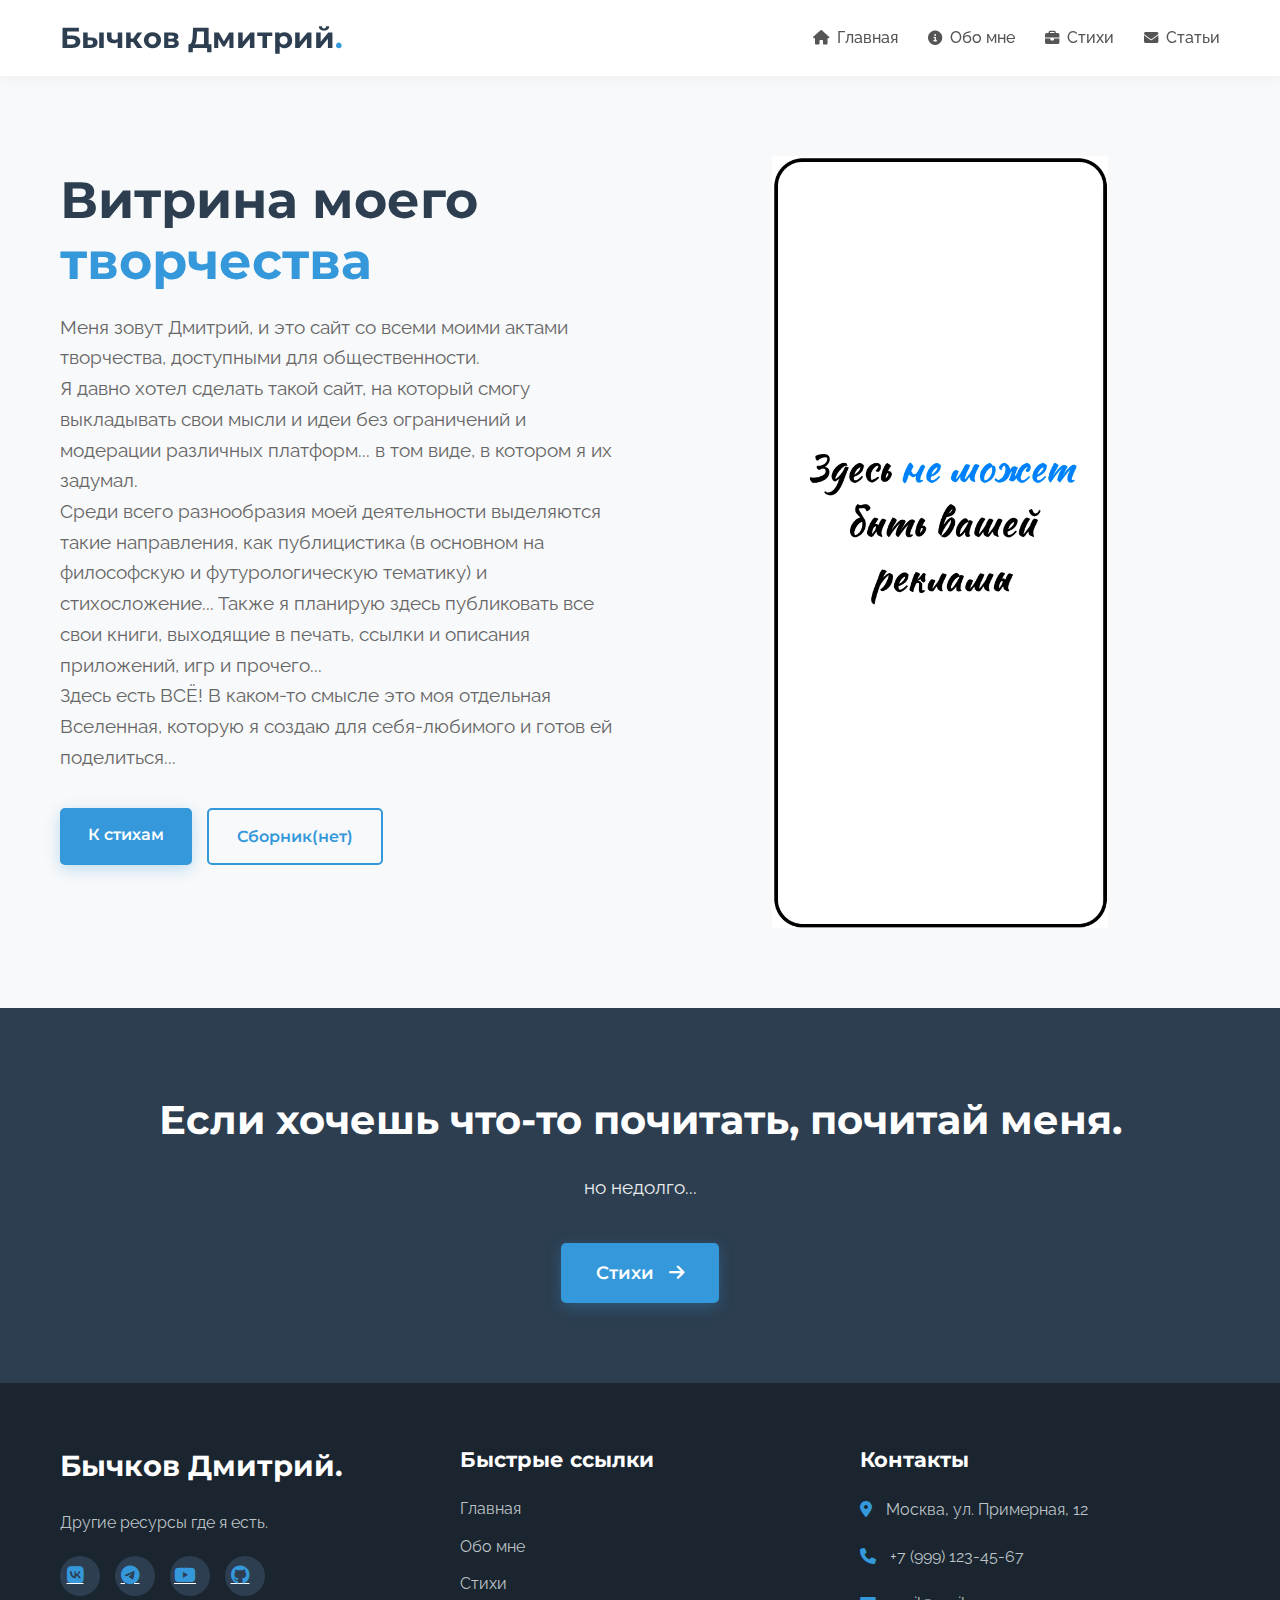
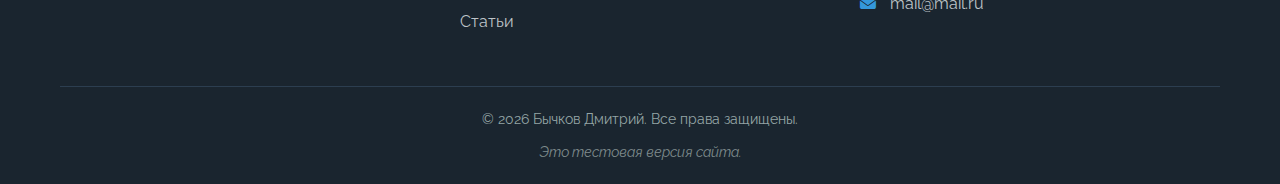
<file: index.html>
<!DOCTYPE html>
<html lang="ru">
  <head>
    <meta charset="UTF-8" />
    <meta name="viewport" content="width=device-width, initial-scale=1.0" />
    <title>Бычков Дмитрий | Главная страница</title>

    <meta
      name="description"
      content="Сайт Дмитрия Бычкова — авторские стихи, статьи и книги. Философская публицистика, футурология, поэзия. Личная вселенная творчества без ограничений платформ."
    />

    <!-- Open Graph -->
    <meta
      property="og:title"
      content="Бычков Дмитрий — авторские стихи, статьи и книги"
    />
    <meta
      property="og:description"
      content="Сайт Дмитрия Бычкова с авторскими стихами, философскими статьями и книгами. Личная вселенная творчества."
    />
    <meta
      property="og:image"
      content="https://deciptikon.ru/preview-image.png"
    />
    <meta property="og:type" content="website" />
    <meta property="og:url" content="https://deciptikon.ru/" />
    <meta property="og:site_name" content="Бычков Дмитрий" />

    <!-- Pinterest специфичные теги -->
    <meta name="pinterest-rich-pin" content="true" />
    <meta name="pinterest" content="nohover" />
    <meta name="pinterest-creator" content="@deciptikon" />
    <meta
      name="pinterest:description"
      content="Авторские стихи и статьи Дмитрия Бычкова"
    />

    <link rel="icon" href="favicon.png" type="image/vnd.microsoft.icon" />
    <link rel="stylesheet" href="style.css" />
    <link
      rel="stylesheet"
      href="https://cdnjs.cloudflare.com/ajax/libs/font-awesome/6.4.0/css/all.min.css"
    />
    <link
      href="https://fonts.googleapis.com/css2?family=Montserrat:wght@400;500;600;700&family=Raleway:wght@300;400;500;600&display=swap"
      rel="stylesheet"
    />

    <!-- Yandex.Metrika counter -->
    <script type="text/javascript">
      (function (m, e, t, r, i, k, a) {
        m[i] =
          m[i] ||
          function () {
            (m[i].a = m[i].a || []).push(arguments);
          };
        m[i].l = 1 * new Date();
        for (var j = 0; j < document.scripts.length; j++) {
          if (document.scripts[j].src === r) {
            return;
          }
        }
        (k = e.createElement(t)),
          (a = e.getElementsByTagName(t)[0]),
          (k.async = 1),
          (k.src = r),
          a.parentNode.insertBefore(k, a);
      })(
        window,
        document,
        "script",
        "https://mc.yandex.ru/metrika/tag.js?id=106304486",
        "ym"
      );

      ym(106304486, "init", {
        ssr: true,
        webvisor: true,
        clickmap: true,
        ecommerce: "dataLayer",
        accurateTrackBounce: true,
        trackLinks: true,
      });
    </script>
    <noscript
      ><div>
        <img
          src="https://mc.yandex.ru/watch/106304486"
          style="position: absolute; left: -9999px"
          alt=""
        /></div
    ></noscript>
    <!-- /Yandex.Metrika counter -->
  </head>
  <body>
    <!-- Навигация -->
    <nav class="navbar">
      <div class="container">
        <a href="/index.html" class="logo">Бычков Дмитрий<span>.</span></a>
        <ul class="nav-links">
          <li>
            <a href="/index.html"><i class="fas fa-home"></i> Главная</a>
          </li>
          <li>
            <a href="#"><i class="fas fa-info-circle"></i> Обо мне</a>
          </li>
          <li>
            <a href="/pages/poetry/poetry.html"
              ><i class="fas fa-briefcase"></i> Стихи</a
            >
          </li>
          <li>
            <a href="#"><i class="fas fa-envelope"></i> Статьи</a>
          </li>
        </ul>
        <button class="menu-toggle">
          <i class="fas fa-bars"></i>
        </button>
      </div>
    </nav>

    <!-- Основной контент -->
    <main>
      <section class="hero">
        <div class="container">
          <div class="hero-content">
            <h1 class="main-title">Витрина моего <span>творчества</span></h1>
            <p class="subtitle">
              Меня зовут Дмитрий, и это сайт со всеми моими актами творчества,
              доступными для общественности.<br />
              Я давно хотел сделать такой сайт, на который смогу выкладывать
              свои мысли и идеи без ограничений и модерации различных
              платформ... в том виде, в котором я их задумал.<br />
              Среди всего разнообразия моей деятельности выделяются такие
              направления, как публицистика (в основном на философскую и
              футурологическую тематику) и стихосложение... Также я планирую
              здесь публиковать все свои книги, выходящие в печать, ссылки и
              описания приложений, игр и прочего...<br />
              Здесь есть ВСЁ! В каком-то смысле это моя отдельная Вселенная,
              которую я создаю для себя-любимого и готов ей поделиться...
            </p>

            <div class="cta-buttons">
              <a href="/pages/poetry/poetry.html" class="btn primary-btn"
                >К стихам</a
              >
              <a href="#" class="btn secondary-btn">Сборник(нет)</a>
            </div>
          </div>

          <div class="hero-image">
            <img
              src="intro-img.png"
              alt="заглушка"
              style="width: 60%; height: auto"
            />
          </div>
        </div>
      </section>

      <!-- Блок с призывом к действию -->
      <section class="cta-section">
        <div class="container">
          <h2>Если хочешь что-то почитать, почитай меня.</h2>
          <p>но недолго...</p>
          <a href="/pages/poetry/poetry.html" class="btn cta-btn"
            >Стихи <i class="fas fa-arrow-right"></i
          ></a>
        </div>
      </section>
    </main>

    <!-- Футер -->
    <footer>
      <div class="container">
        <div class="footer-content">
          <div class="footer-section">
            <h3>Бычков Дмитрий<span>.</span></h3>
            <p>Другие ресурсы где я есть.</p>
            <div class="social-icons">
              <a href="https://vk.com/deciptikon"><i class="fab fa-vk"></i></a>
              <a href="#"><i class="fab fa-telegram"></i></a>
              <a href="#"><i class="fab fa-youtube"></i></a>
              <a href="#"><i class="fab fa-github"></i></a>
            </div>
          </div>
          <div class="footer-section">
            <h4>Быстрые ссылки</h4>
            <ul>
              <li><a href="/index.html">Главная</a></li>
              <li><a href="#">Обо мне</a></li>
              <li><a href="/pages/poetry/poetry.html">Стихи</a></li>
              <li><a href="#">Статьи</a></li>
            </ul>
          </div>
          <div class="footer-section">
            <h4>Контакты</h4>
            <p>
              <i class="fas fa-map-marker-alt"></i> Москва, ул. Примерная, 12
            </p>
            <p><i class="fas fa-phone"></i> +7 (999) 123-45-67</p>
            <p><i class="fas fa-envelope"></i> mail@mail.ru</p>
          </div>
        </div>
        <div class="footer-bottom">
          <p>&copy; 2026 Бычков Дмитрий. Все права защищены.</p>
          <p class="hint">Это тестовая версия сайта.</p>
        </div>
      </div>
    </footer>

    <script type="module" src="script.js"></script>
  </body>
</html>
</file>
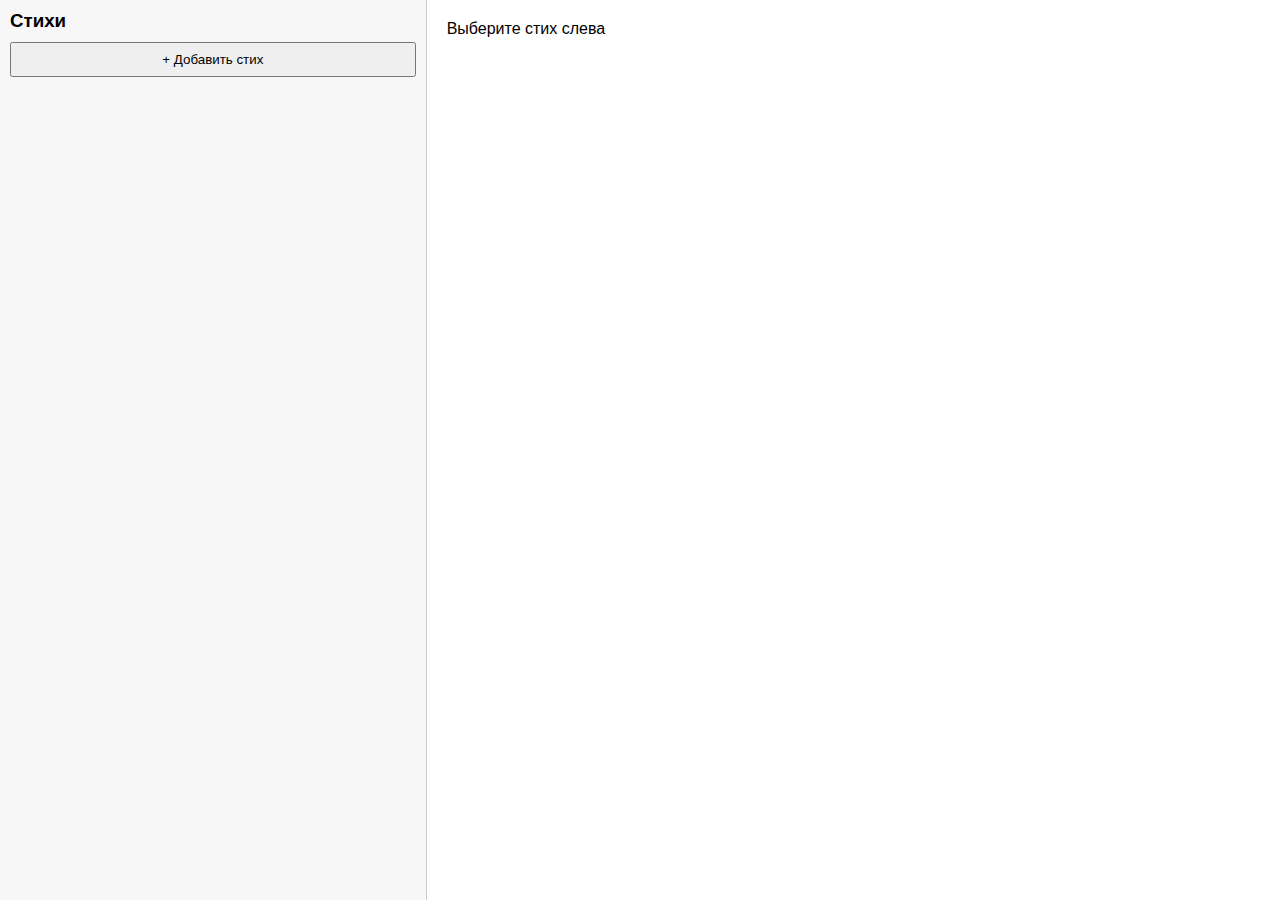
<file: editor-app/index.html>
<!doctype html>
<html>
  <head>
    <meta charset="UTF-8" />
    <title>Редактор БД v1.2</title>
    <link rel="stylesheet" href="style.css" />
  </head>
  <body>
    <div id="sidebar">
      <h3>Стихи</h3>
      <ul id="poem-list"></ul>
      <button id="add-poem" style="margin-top: 10px; width: 100%">
        + Добавить стих
      </button>
    </div>

    <div id="main">
      <div id="detail">
        <p>Выберите стих слева</p>
      </div>
    </div>

    <!-- Модальное подтверждение -->
    <div id="modal-overlay">
      <div class="modal-box">
        <p id="modal-message"></p>
        <div class="modal-buttons">
          <button class="btn btn-ok" id="modal-ok">Да</button>
          <button class="btn btn-cancel" id="modal-cancel">Отмена</button>
        </div>
      </div>
    </div>

    <script src="renderer/utils.js"></script>
    <script src="renderer/data.js"></script>
    <script src="renderer/list.js"></script>
    <script src="renderer/detail.js"></script>
    <script src="renderer/actions.js"></script>
    <script src="renderer/init.js"></script>
  </body>
</html>
</file>
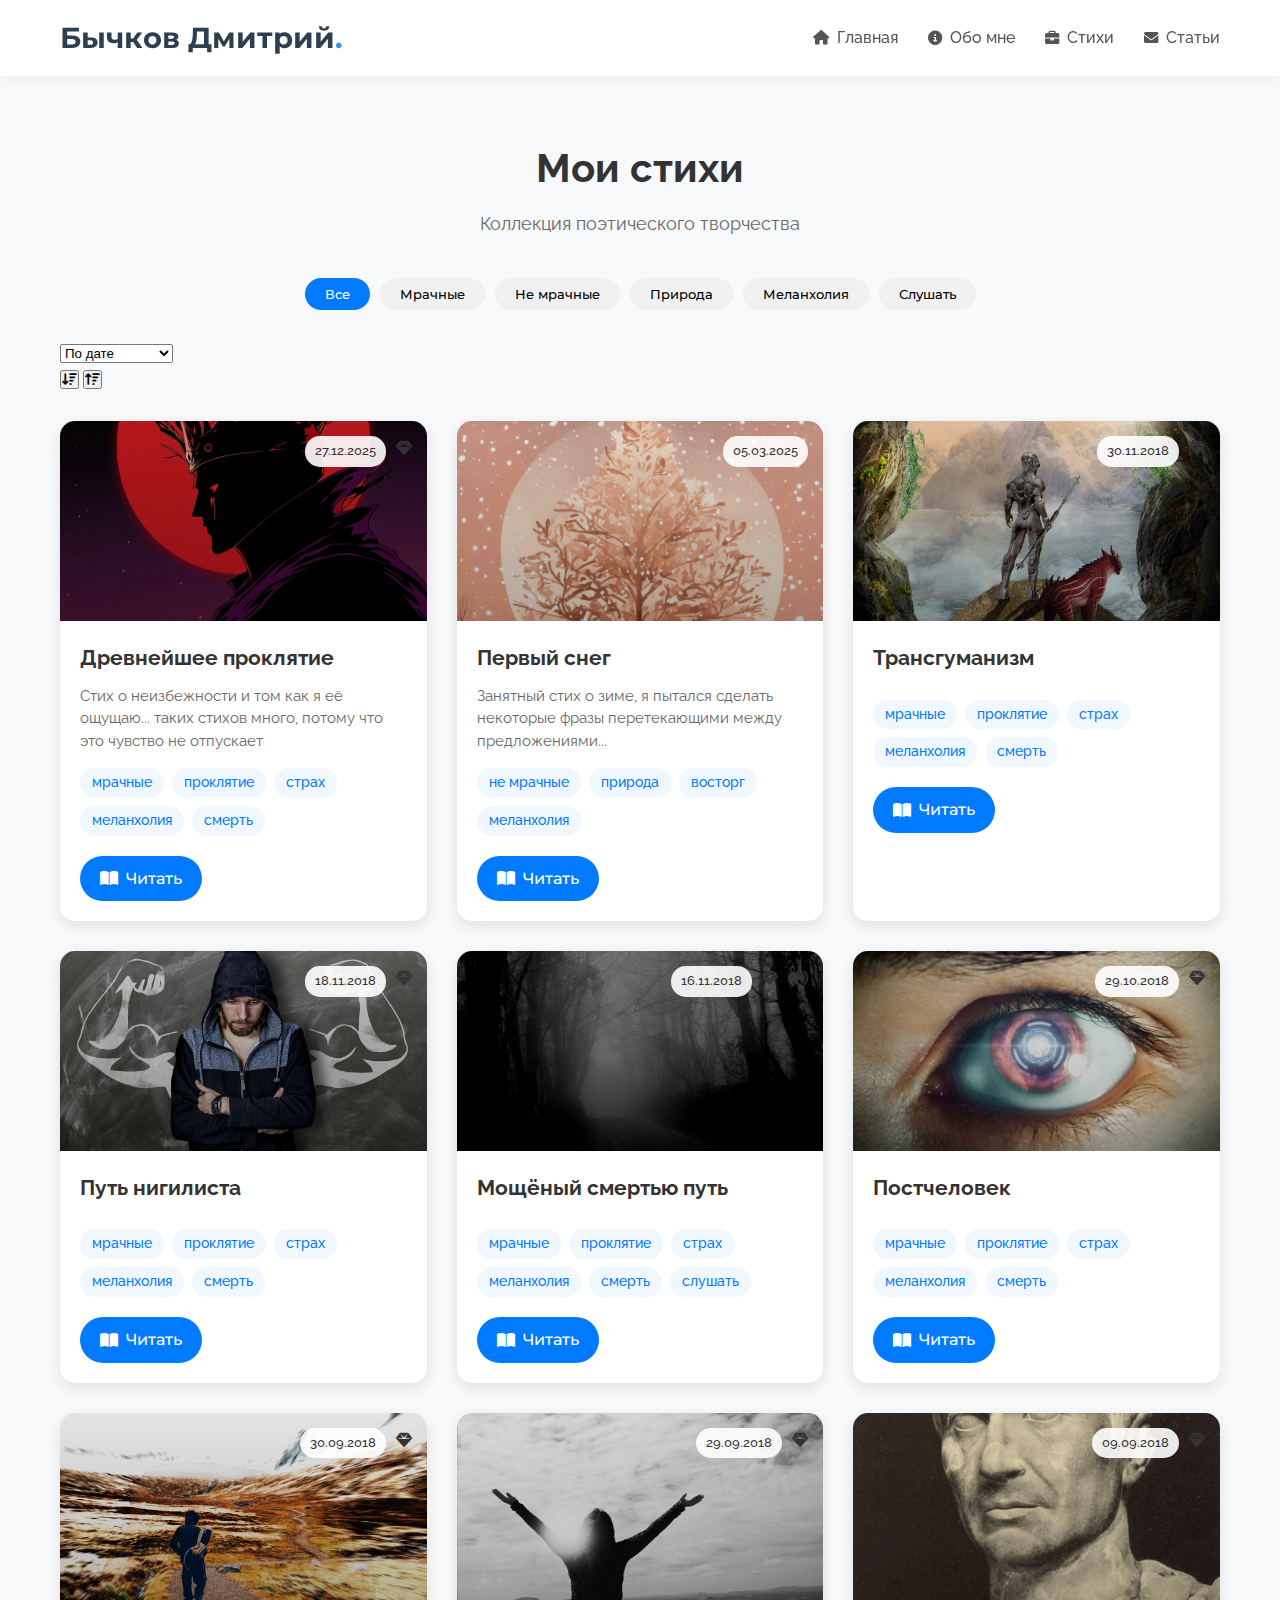
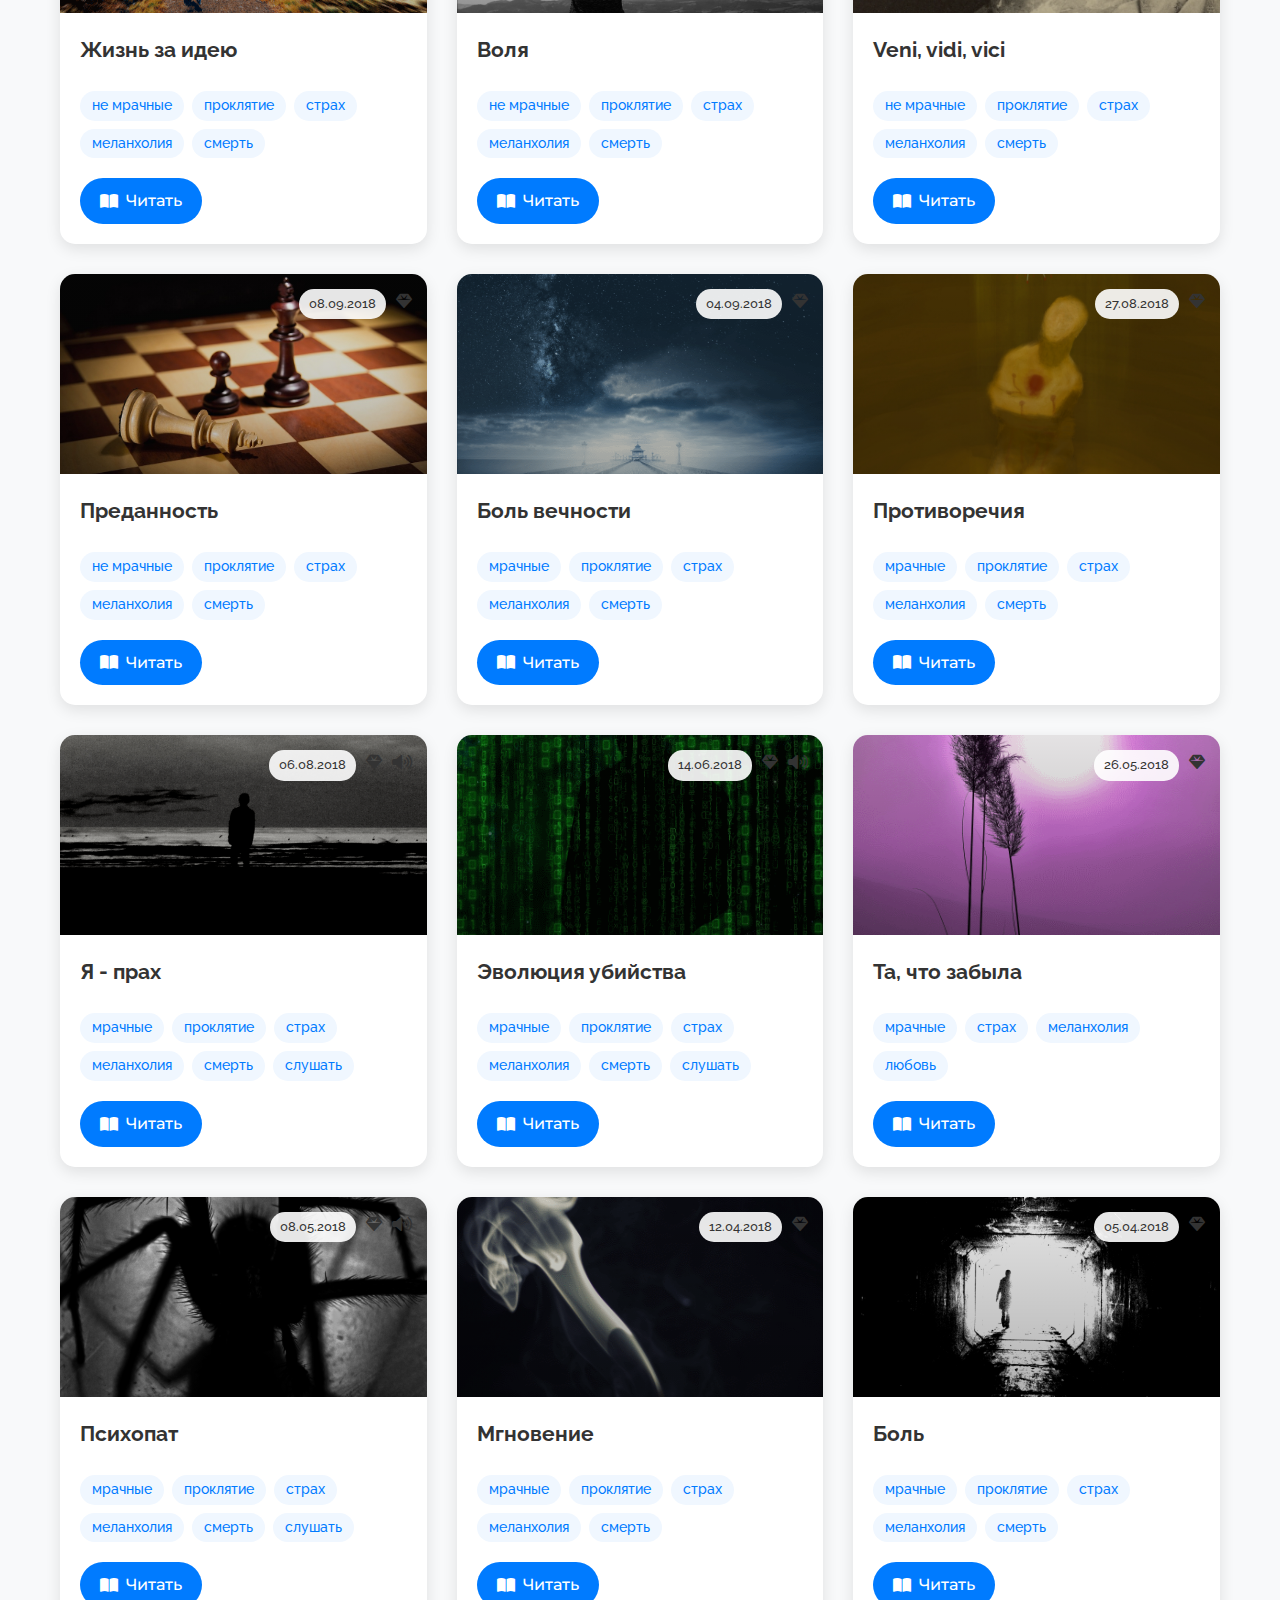
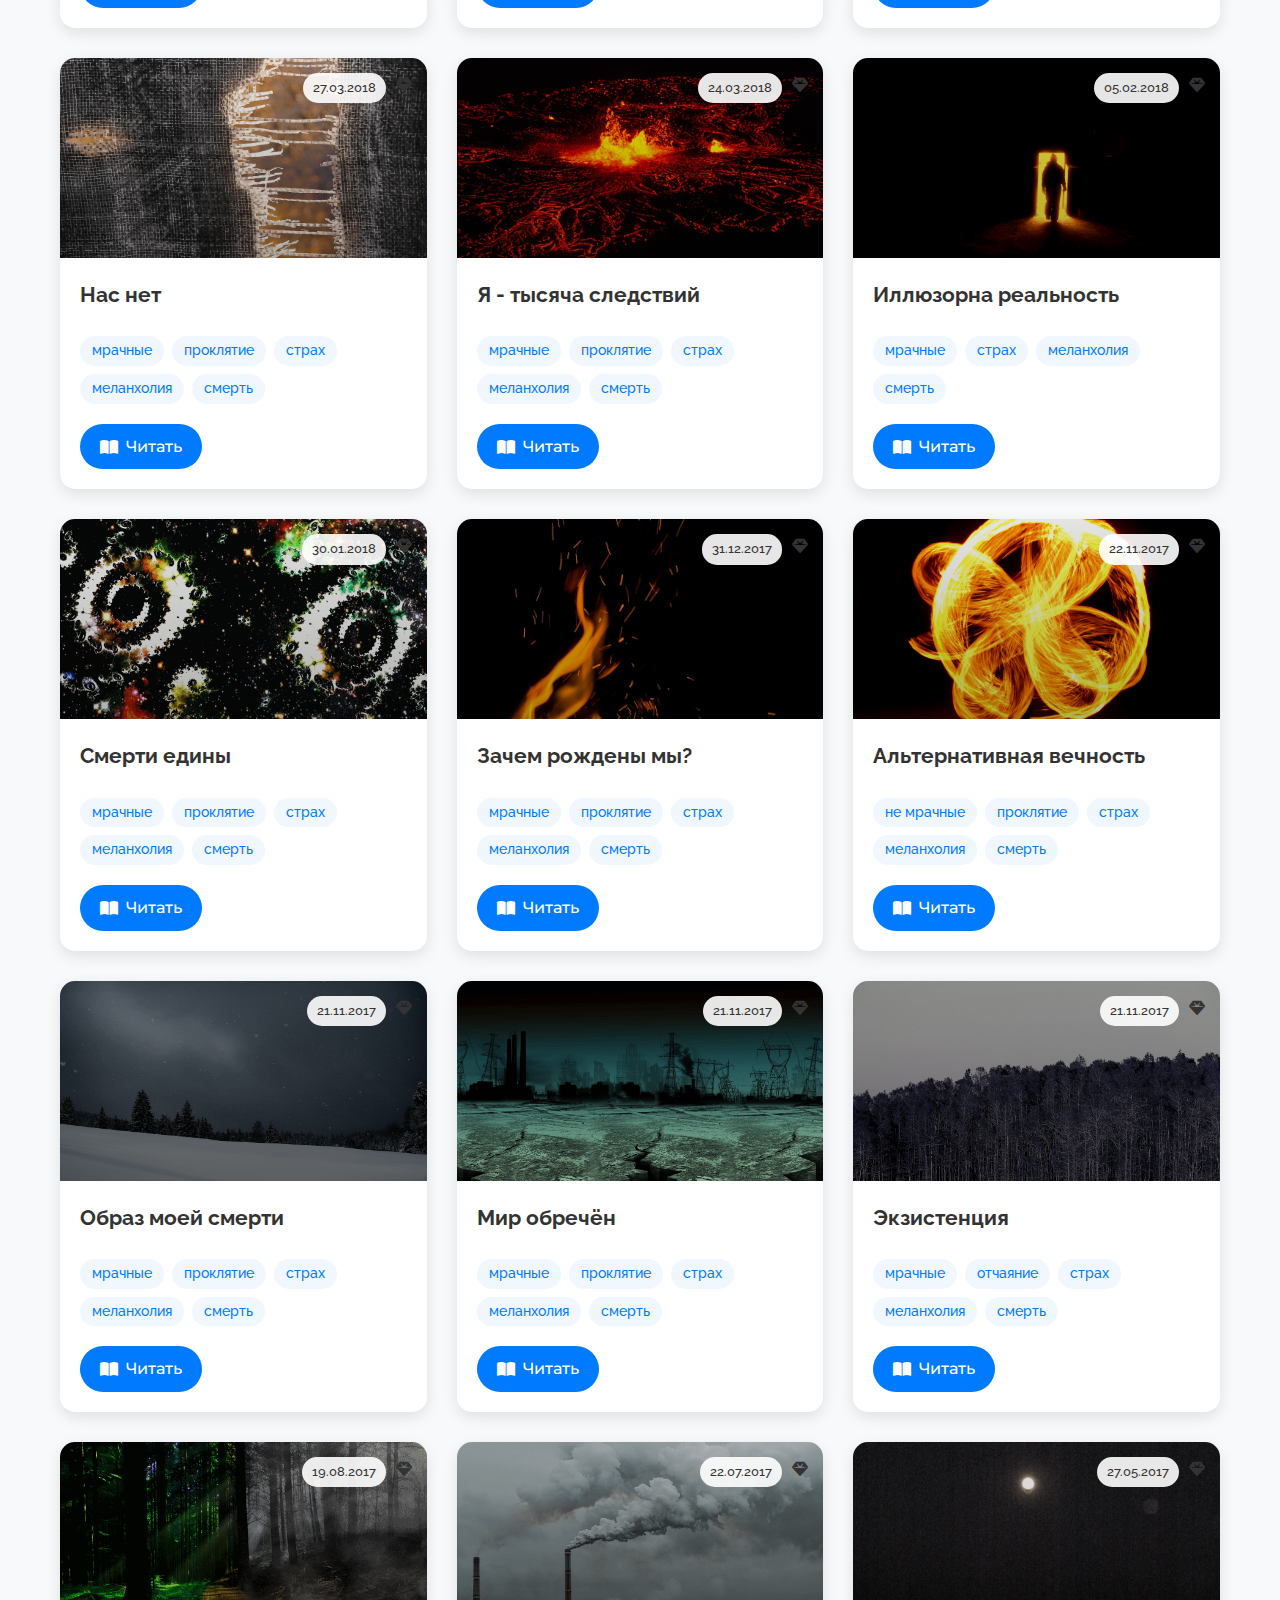
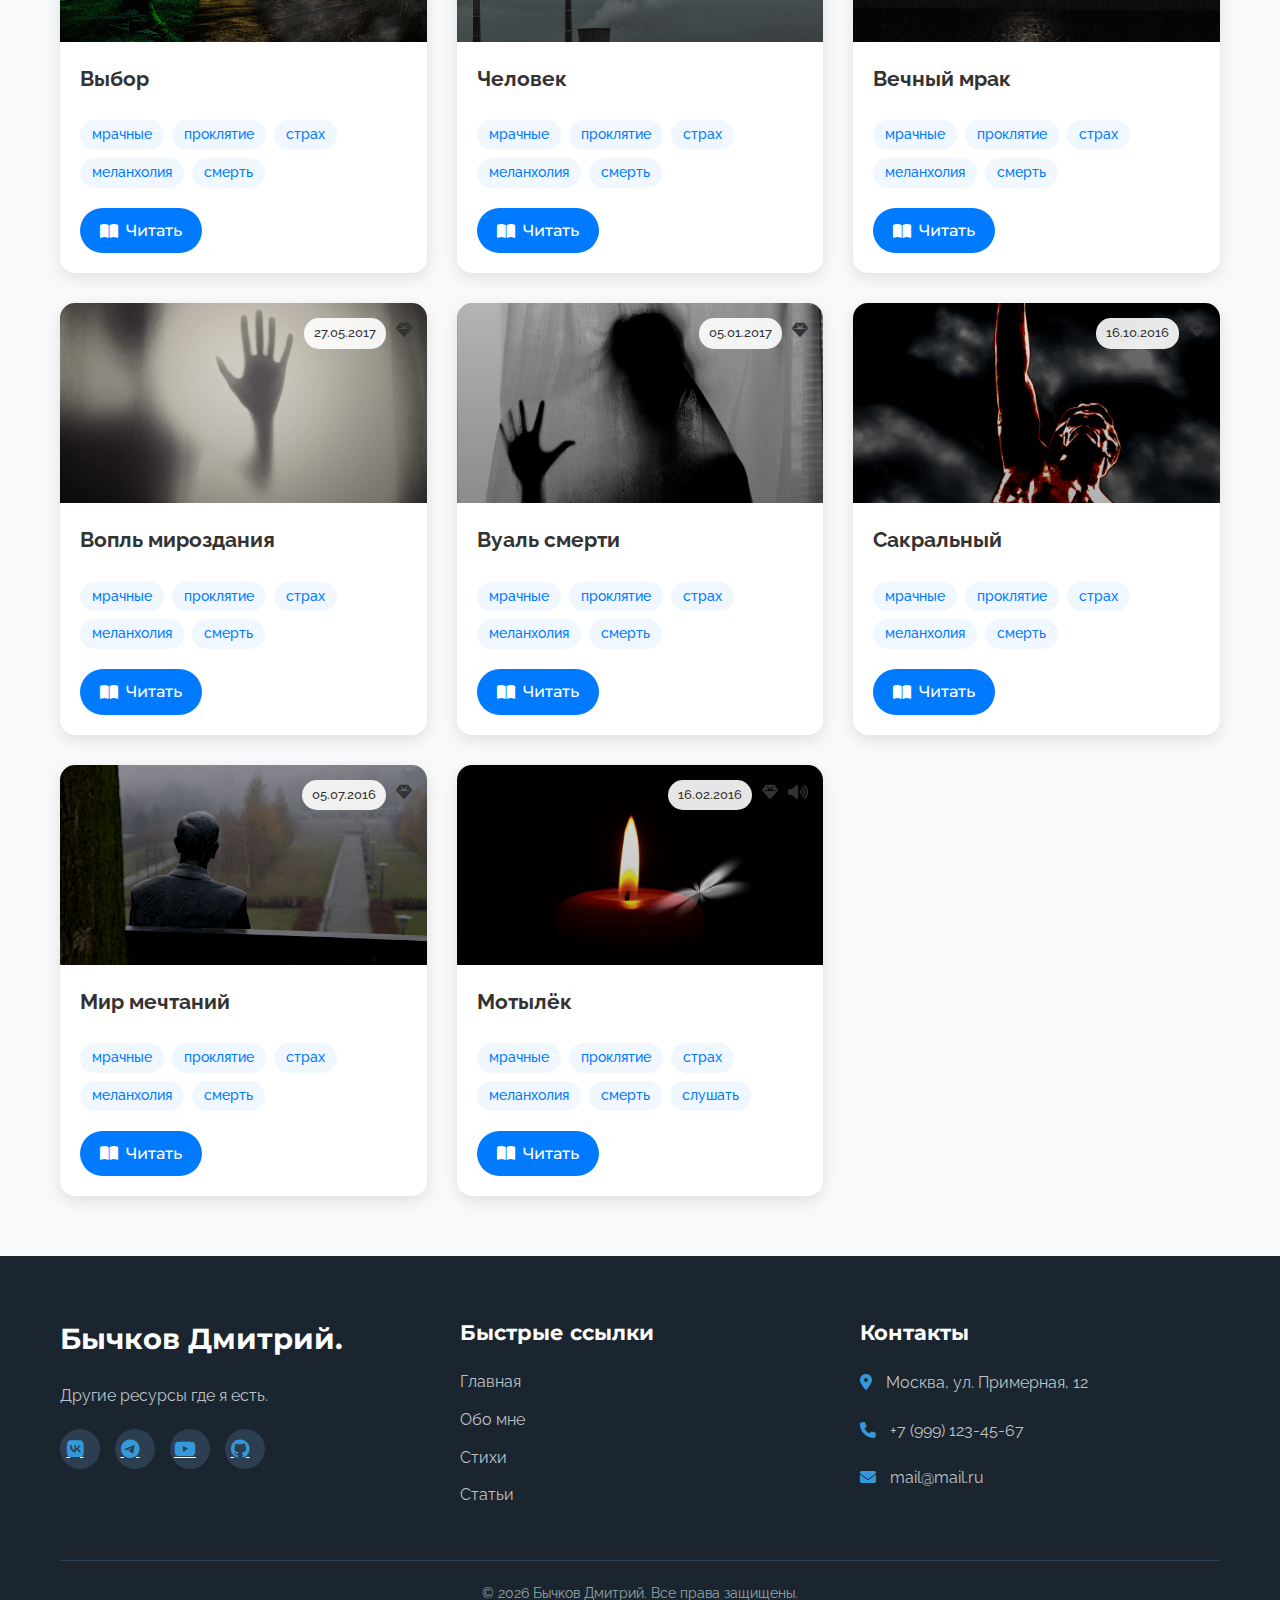
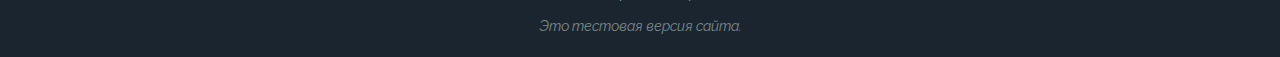
<file: pages/poetry/poetry.html>
<!DOCTYPE html>
<html lang="ru">
  <head>
    <meta charset="UTF-8" />
    <meta name="viewport" content="width=device-width, initial-scale=1.0" />
    <title>Стихи | Бычков Дмитрий</title>

    <meta
      name="description"
      content="Сайт Дмитрия Бычкова — авторские стихи, статьи и книги. Философская публицистика, футурология, поэзия. Личная вселенная творчества без ограничений платформ."
    />

    <!-- Open Graph -->
    <meta
      property="og:title"
      content="Бычков Дмитрий — авторские стихи, статьи и книги"
    />
    <meta
      property="og:description"
      content="Сайт Дмитрия Бычкова с авторскими стихами, философскими статьями и книгами. Личная вселенная творчества."
    />
    <meta
      property="og:image"
      content="https://deciptikon.ru/preview-image.png"
    />
    <meta property="og:type" content="website" />
    <meta property="og:url" content="https://deciptikon.ru/" />
    <meta property="og:site_name" content="Бычков Дмитрий" />

    <!-- Pinterest специфичные теги -->
    <meta name="pinterest-rich-pin" content="true" />
    <meta name="pinterest" content="nohover" />
    <meta name="pinterest-creator" content="@deciptikon" />
    <meta
      name="pinterest:description"
      content="Авторские стихи и статьи Дмитрия Бычкова"
    />

    <link rel="icon" href="../../favicon.png" type="image/vnd.microsoft.icon" />
    <link rel="stylesheet" href="../../style.css" />
    <link
      rel="stylesheet"
      href="https://cdnjs.cloudflare.com/ajax/libs/font-awesome/6.4.0/css/all.min.css"
    />
    <link
      href="https://fonts.googleapis.com/css2?family=Montserrat:wght@400;500;600;700&family=Raleway:wght@300;400;500;600&display=swap"
      rel="stylesheet"
    />
    <!-- Yandex.Metrika counter -->
    <script type="text/javascript">
      (function (m, e, t, r, i, k, a) {
        m[i] =
          m[i] ||
          function () {
            (m[i].a = m[i].a || []).push(arguments);
          };
        m[i].l = 1 * new Date();
        for (var j = 0; j < document.scripts.length; j++) {
          if (document.scripts[j].src === r) {
            return;
          }
        }
        (k = e.createElement(t)),
          (a = e.getElementsByTagName(t)[0]),
          (k.async = 1),
          (k.src = r),
          a.parentNode.insertBefore(k, a);
      })(
        window,
        document,
        "script",
        "https://mc.yandex.ru/metrika/tag.js?id=106304486",
        "ym"
      );

      ym(106304486, "init", {
        ssr: true,
        webvisor: true,
        clickmap: true,
        ecommerce: "dataLayer",
        accurateTrackBounce: true,
        trackLinks: true,
      });
    </script>
    <noscript
      ><div>
        <img
          src="https://mc.yandex.ru/watch/106304486"
          style="position: absolute; left: -9999px"
          alt=""
        /></div
    ></noscript>
    <!-- /Yandex.Metrika counter -->
  </head>
  <body>
    <!-- Навигация -->
    <nav class="navbar">
      <div class="container">
        <a href="/index.html" class="logo">Бычков Дмитрий<span>.</span></a>
        <ul class="nav-links">
          <li>
            <a href="/index.html"><i class="fas fa-home"></i> Главная</a>
          </li>
          <li>
            <a href="#"><i class="fas fa-info-circle"></i> Обо мне</a>
          </li>
          <li>
            <a href="/pages/poetry/poetry.html" class="active"
              ><i class="fas fa-briefcase"></i> Стихи</a
            >
          </li>
          <li>
            <a href="#"><i class="fas fa-envelope"></i> Статьи</a>
          </li>
        </ul>
        <button class="menu-toggle">
          <i class="fas fa-bars"></i>
        </button>
      </div>
    </nav>

    <!-- Основной контент -->
    <main class="poetry-page">
      <div class="container">
        <h1 class="page-title">Мои стихи</h1>
        <p class="page-subtitle">Коллекция поэтического творчества</p>

        <div class="poetry-filters">
          <div class="filter-tags">
            <button class="tag-filter active" data-tag="all">Все</button>
            <button class="tag-filter" data-tag="мрачные">Мрачные</button>
            <button class="tag-filter" data-tag="не мрачные">Не мрачные</button>
            <button class="tag-filter" data-tag="природа">Природа</button>
            <button class="tag-filter" data-tag="меланхолия">Меланхолия</button>
            <button class="tag-filter" data-tag="слушать">Слушать</button>
          </div>
        </div>

        <div class="poetry-sorting">
          <div class="sort-controls">
            <select class="sort-select" id="sortSelect">
              <option value="date">По дате</option>
              <option value="title">По названию</option>
              <option value="size">По размеру</option>
              <option value="mood">По атмосфере</option>
            </select>
            <div class="sort-direction">
              <button
                class="direction-btn active"
                data-direction="asc"
                title="По убыванию"
              >
                <i class="fas fa-arrow-down-wide-short"></i>
              </button>
              <button
                class="direction-btn"
                data-direction="desc"
                title="По возрастанию"
              >
                <i class="fas fa-arrow-up-wide-short"></i>
              </button>
            </div>
          </div>
        </div>

        <div class="poetry-grid" id="poetryGrid">
          <!-- Стихи будут загружены через JavaScript -->
          <div class="loading">Загрузка стихов...</div>
        </div>
      </div>
    </main>

    <!-- Футер -->
    <footer>
      <div class="container">
        <div class="footer-content">
          <div class="footer-section">
            <h3>Бычков Дмитрий<span>.</span></h3>
            <p>Другие ресурсы где я есть.</p>
            <div class="social-icons">
              <a href="https://vk.com/deciptikon"><i class="fab fa-vk"></i></a>
              <a href="#"><i class="fab fa-telegram"></i></a>
              <a href="#"><i class="fab fa-youtube"></i></a>
              <a href="#"><i class="fab fa-github"></i></a>
            </div>
          </div>
          <div class="footer-section">
            <h4>Быстрые ссылки</h4>
            <ul>
              <li><a href="/index.html">Главная</a></li>
              <li><a href="#">Обо мне</a></li>
              <li><a href="/pages/poetry/poetry.html">Стихи</a></li>
              <li><a href="#">Статьи</a></li>
            </ul>
          </div>
          <div class="footer-section">
            <h4>Контакты</h4>
            <p>
              <i class="fas fa-map-marker-alt"></i> Москва, ул. Примерная, 12
            </p>
            <p><i class="fas fa-phone"></i> +7 (999) 123-45-67</p>
            <p><i class="fas fa-envelope"></i> mail@mail.ru</p>
          </div>
        </div>
        <div class="footer-bottom">
          <p>&copy; 2026 Бычков Дмитрий. Все права защищены.</p>
          <p class="hint">Это тестовая версия сайта.</p>
        </div>
      </div>
    </footer>

    <script>
      // Глобальные переменные для хранения данных
      let allPoems = [];
      let filteredPoems = [];

      // Загрузка данных стихов
      async function loadPoetryData() {
        try {
          const response = await fetch("../../db.json");
          const data = await response.json();

          // Сохраняем все стихи в глобальную переменную
          allPoems = data.data.filter((item) => item.type === "poetry");
          filteredPoems = [...allPoems];

          // Отображаем стихи и настраиваем сортировку
          displayPoetry(filteredPoems);
          setupSorting();
          applySorting();
        } catch (error) {
          console.error("Ошибка загрузки данных:", error);
          document.getElementById("poetryGrid").innerHTML =
            '<div class="error">Не удалось загрузить стихи. Попробуйте позже.</div>';
        }
      }

      // Отображение стихов в виде плиток
      function displayPoetry(poems) {
        const grid = document.getElementById("poetryGrid");
        grid.innerHTML = "";

        if (poems.length === 0) {
          grid.innerHTML = '<div class="no-poems">Стихи не найдены</div>';
          return;
        }

        poems.forEach((poem) => {
          const poemCard = document.createElement("div");
          poemCard.className = "poetry-card";
          poemCard.dataset.tags = poem.tags.join(" ");

          const imageUrl = poem.base + `${poem.id}/` + poem.img;

          poemCard.innerHTML = `
      <div class="poetry-card-image" style="background-image: url('${imageUrl}')">
        <div class="poetry-card-overlay">
          <div class="poetry-card-info">
            <span class="poetry-date">${poem.timeOfCreate}</span>
            ${
              poem.redacted.length !== 0
                ? '<span class="poetry-redacted-badge"><i class="fas fa-gem"></i></span>'
                : ""
            }
            ${
              poem.sound.length !== 0
                ? '<span class="poetry-sound-badge"><i class="fas fa-volume-up"></i></span>'
                : ""
            }
          </div>
        </div>
      </div>
      <div class="poetry-card-content">
        <h3 class="poetry-title">${poem.name}</h3>
        <p class="poetry-overview">${poem.overview}</p>
        <div class="poetry-tags">
          ${poem.tags
            .map((tag) => `<span class="poetry-tag">${tag}</span>`)
            .join("")}
        </div>
        <a href="/pages/poetry/poetry-detail.html?poem=${
          poem.id
        }" class="btn read-btn">
          <i class="fas fa-book-open"></i> Читать
        </a>
      </div>
    `;

          grid.appendChild(poemCard);
        });
      }

      // Настройка фильтров по тегам
      function setupFilters() {
        const filterButtons = document.querySelectorAll(".tag-filter");

        filterButtons.forEach((button) => {
          button.addEventListener("click", function () {
            // Удаляем активный класс у всех кнопок
            filterButtons.forEach((btn) => btn.classList.remove("active"));
            // Добавляем активный класс текущей кнопке
            this.classList.add("active");

            const selectedTag = this.dataset.tag;
            filterPoemsByTag(selectedTag);
          });
        });
      }

      // Фильтрация стихов по тегу
      function filterPoemsByTag(tag) {
        if (tag === "all") {
          filteredPoems = [...allPoems];
        } else {
          filteredPoems = allPoems.filter((poem) =>
            poem.tags.some(
              (poemTag) => poemTag.toLowerCase() === tag.toLowerCase()
            )
          );
        }

        // Применяем текущую сортировку к отфильтрованным стихам
        applySorting();
      }

      // Настройка сортировки
      function setupSorting() {
        const sortSelect = document.getElementById("sortSelect");
        const directionBtns = document.querySelectorAll(".direction-btn");

        let currentCriteria = "date";
        let currentDirection = "asc";

        // Обработчик выбора критерия
        sortSelect.addEventListener("change", function () {
          currentCriteria = this.value;
          applySorting();
        });

        // Обработчик направления сортировки
        directionBtns.forEach((btn) => {
          btn.addEventListener("click", function () {
            directionBtns.forEach((b) => b.classList.remove("active"));
            this.classList.add("active");
            currentDirection = this.dataset.direction;
            applySorting();
          });
        });

        // Функция для парсинга даты в формате "ДД.ММ.ГГГГ"
        function parseCustomDate(dateStr) {
          if (!dateStr) return new Date(0);

          const parts = dateStr.split(".");
          if (parts.length !== 3) return new Date(0);

          const day = parseInt(parts[0], 10);
          const month = parseInt(parts[1], 10) - 1;
          const year = parseInt(parts[2], 10);

          return new Date(year, month, day);
        }

        // Функция применения сортировки
        function applySorting() {
          // Создаем копию отфильтрованных стихов для сортировки
          const sortedPoems = [...filteredPoems];

          // Сортируем в зависимости от критерия
          sortedPoems.sort((a, b) => {
            let aValue, bValue;

            switch (currentCriteria) {
              case "date":
                bValue = parseCustomDate(a.timeOfCreate);
                aValue = parseCustomDate(b.timeOfCreate);
                break;

              case "title":
                aValue = a.name.toLowerCase();
                bValue = b.name.toLowerCase();
                break;

              case "size":
                bValue = a.keySize;
                aValue = b.keySize;
                break;

              case "mood":
                // Веса для тегов по атмосферной тяжести
                const moodWeights = {
                  меланхолия: 3,
                  страх: 4,
                  смерть: 5,
                  природа: 1,
                };

                aValue = a.tags.reduce(
                  (sum, tag) => sum + (moodWeights[tag] || 0),
                  0
                );
                bValue = b.tags.reduce(
                  (sum, tag) => sum + (moodWeights[tag] || 0),
                  0
                );
                break;

              default:
                return 0;
            }

            // Применяем направление сортировки
            if (currentDirection === "asc") {
              return aValue > bValue ? 1 : -1;
            } else {
              return aValue < bValue ? 1 : -1;
            }
          });

          // Отображаем отсортированные стихи
          displayPoetry(sortedPoems);
        }

        // Экспортируем функцию для использования в других местах
        window.applySorting = applySorting;
      }

      // Загрузка данных при загрузке страницы
      document.addEventListener("DOMContentLoaded", () => {
        loadPoetryData();

        // Настраиваем фильтры
        document.querySelectorAll(".tag-filter").forEach((button) => {
          button.addEventListener("click", function () {
            document
              .querySelectorAll(".tag-filter")
              .forEach((btn) => btn.classList.remove("active"));
            this.classList.add("active");
            filterPoemsByTag(this.dataset.tag);
          });
        });

        // Мобильное меню
        document
          .querySelector(".menu-toggle")
          ?.addEventListener("click", function () {
            document.querySelector(".nav-links").classList.toggle("active");
          });
      });
    </script>
  </body>
</html>
</file>
<file: style.css>
/* Общие стили */
* {
  margin: 0;
  padding: 0;
  box-sizing: border-box;
}

body {
  font-family: "Raleway", sans-serif;
  line-height: 1.6;
  color: #333;
  background-color: #f8f9fa;
}

.container {
  width: 100%;
  max-width: 1200px;
  margin: 0 auto;
  padding: 0 20px;
}

/* Навигация */
.navbar {
  background-color: #fff;
  box-shadow: 0 2px 15px rgba(0, 0, 0, 0.05);
  position: sticky;
  top: 0;
  z-index: 1000;
  padding: 15px 0;
}

.navbar .container {
  display: flex;
  justify-content: space-between;
  align-items: center;
}

.logo {
  font-family: "Montserrat", sans-serif;
  font-size: 1.8rem;
  font-weight: 700;
  color: #2c3e50;
  text-decoration: none;
}

.logo span {
  color: #3498db;
}

.nav-links {
  display: flex;
  list-style: none;
}

.nav-links li {
  margin-left: 30px;
}

.nav-links a {
  text-decoration: none;
  color: #555;
  font-weight: 500;
  font-size: 1rem;
  transition: color 0.3s;
  display: flex;
  align-items: center;
}

.nav-links a i {
  margin-right: 8px;
  font-size: 0.9rem;
}

.nav-links a:hover {
  color: #3498db;
}

.menu-toggle {
  display: none;
  background: none;
  border: none;
  font-size: 1.5rem;
  color: #2c3e50;
  cursor: pointer;
}

/* Главная секция */
.hero {
  padding: 80px 0;
}

.hero .container {
  display: flex;
  align-items: center;
  justify-content: space-between;
  flex-wrap: wrap;
}

.hero-content {
  flex: 1;
  min-width: 300px;
  padding-right: 40px;
}

.main-title {
  font-family: "Montserrat", sans-serif;
  font-size: 3.2rem;
  font-weight: 700;
  line-height: 1.2;
  margin-bottom: 20px;
  color: #2c3e50;
}

.main-title span {
  color: #3498db;
}

.subtitle {
  font-size: 1.2rem;
  color: #666;
  margin-bottom: 35px;
  max-width: 600px;
}

.cta-buttons {
  display: flex;
  gap: 15px;
  margin-bottom: 50px;
}

.btn {
  display: inline-block;
  padding: 14px 28px;
  border-radius: 5px;
  text-decoration: none;
  font-weight: 600;
  font-size: 1rem;
  transition: all 0.3s ease;
  cursor: pointer;
  border: none;
  font-family: "Montserrat", sans-serif;
}

.primary-btn {
  background-color: #3498db;
  color: white;
  box-shadow: 0 4px 15px rgba(52, 152, 219, 0.3);
}

.primary-btn:hover {
  background-color: #2980b9;
  transform: translateY(-3px);
  box-shadow: 0 6px 20px rgba(52, 152, 219, 0.4);
}

.secondary-btn {
  background-color: transparent;
  color: #3498db;
  border: 2px solid #3498db;
}

.secondary-btn:hover {
  background-color: #f0f8ff;
  transform: translateY(-3px);
}

.features {
  display: flex;
  justify-content: space-between;
  flex-wrap: wrap;
  gap: 25px;
  margin-top: 40px;
}

.feature {
  flex: 1;
  min-width: 200px;
  padding: 25px 20px;
  background-color: white;
  border-radius: 10px;
  box-shadow: 0 5px 15px rgba(0, 0, 0, 0.05);
  text-align: center;
  transition: transform 0.3s, box-shadow 0.3s;
}

.feature:hover {
  transform: translateY(-10px);
  box-shadow: 0 15px 30px rgba(0, 0, 0, 0.1);
}

.feature i {
  font-size: 2.5rem;
  color: #3498db;
  margin-bottom: 15px;
}

.feature h3 {
  font-family: "Montserrat", sans-serif;
  font-size: 1.3rem;
  margin-bottom: 10px;
  color: #2c3e50;
}

.feature p {
  color: #666;
  font-size: 0.95rem;
}

/* Изображение в hero */
.hero-image {
  flex: 1;
  min-width: 300px;
  display: flex;
  justify-content: center;
}

.image-placeholder {
  width: 100%;
  max-width: 500px;
  height: 350px;
  background: linear-gradient(135deg, #3498db, #8e44ad);
  border-radius: 10px;
  display: flex;
  flex-direction: column;
  justify-content: center;
  align-items: center;
  color: white;
  box-shadow: 0 15px 30px rgba(52, 152, 219, 0.2);
}

.image-placeholder i {
  font-size: 6rem;
  margin-bottom: 20px;
  opacity: 0.9;
}

.image-placeholder p {
  font-size: 1.2rem;
  text-align: center;
  max-width: 80%;
}

/* Секция с призывом к действию */
.cta-section {
  background-color: #2c3e50;
  color: white;
  padding: 80px 0;
  text-align: center;
}

.cta-section h2 {
  font-family: "Montserrat", sans-serif;
  font-size: 2.5rem;
  margin-bottom: 20px;
}

.cta-section p {
  font-size: 1.2rem;
  max-width: 700px;
  margin: 0 auto 40px;
  opacity: 0.9;
}

.cta-btn {
  background-color: #3498db;
  color: white;
  font-size: 1.1rem;
  padding: 16px 35px;
  box-shadow: 0 4px 15px rgba(52, 152, 219, 0.3);
}

.cta-btn:hover {
  background-color: #2980b9;
  transform: translateY(-3px);
  box-shadow: 0 6px 20px rgba(52, 152, 219, 0.4);
}

.cta-btn i {
  margin-left: 10px;
  transition: transform 0.3s;
}

.cta-btn:hover i {
  transform: translateX(5px);
}

/* Футер */
footer {
  background-color: #1a252f;
  color: #ecf0f1;
  padding: 60px 0 20px;
}

.footer-content {
  display: flex;
  justify-content: space-between;
  flex-wrap: wrap;
  gap: 40px;
  margin-bottom: 40px;
}

.footer-section {
  flex: 1;
  min-width: 250px;
}

.footer-section h3,
.footer-section h4 {
  font-family: "Montserrat", sans-serif;
  margin-bottom: 20px;
  color: white;
}

.footer-section h3 {
  font-size: 1.8rem;
}

.footer-section h4 {
  font-size: 1.3rem;
}

.footer-section p {
  color: #bdc3c7;
  margin-bottom: 20px;
  line-height: 1.7;
}

.footer-section ul {
  list-style: none;
}

.footer-section ul li {
  margin-bottom: 12px;
}

.footer-section ul li a {
  color: #bdc3c7;
  text-decoration: none;
  transition: color 0.3s;
}

.footer-section ul li a:hover {
  color: #3498db;
}

.social-icons {
  display: flex;
  gap: 15px;
  margin-top: 20px;
}

.social-icons a {
  display: inline-flex;
  align-items: center;
  justify-content: center;
  width: 40px;
  height: 40px;
  background-color: #2c3e50;
  border-radius: 50%;
  color: white;
  font-size: 1.2rem;
  transition: all 0.3s;
}

.social-icons a:hover {
  background-color: #3498db;
  transform: translateY(-5px);
}

.footer-section i {
  margin-right: 10px;
  color: #3498db;
}

.footer-bottom {
  text-align: center;
  padding-top: 20px;
  border-top: 1px solid #2c3e50;
  color: #95a5a6;
  font-size: 0.9rem;
}

.hint {
  margin-top: 10px;
  font-style: italic;
  color: #7f8c8d;
}

/* Адаптивность */
@media (max-width: 992px) {
  .hero .container {
    flex-direction: column;
  }

  .hero-content {
    padding-right: 0;
    margin-bottom: 50px;
    text-align: center;
  }

  .cta-buttons {
    justify-content: center;
  }

  .features {
    justify-content: center;
  }

  .main-title {
    font-size: 2.8rem;
  }
}

@media (max-width: 768px) {
  .nav-links {
    display: none;
    position: absolute;
    top: 70px;
    left: 0;
    width: 100%;
    background-color: white;
    flex-direction: column;
    padding: 20px;
    box-shadow: 0 10px 20px rgba(0, 0, 0, 0.1);
  }

  .nav-links.active {
    display: flex;
  }

  .nav-links li {
    margin: 10px 0;
  }

  .menu-toggle {
    display: block;
  }

  .main-title {
    font-size: 2.3rem;
  }

  .subtitle {
    font-size: 1.1rem;
  }

  .cta-section h2 {
    font-size: 2rem;
  }
}

@media (max-width: 576px) {
  .cta-buttons {
    flex-direction: column;
    align-items: center;
  }

  .btn {
    width: 100%;
    max-width: 300px;
    text-align: center;
  }

  .feature {
    min-width: 100%;
  }

  .footer-content {
    flex-direction: column;
  }
}

/* Стили для страницы со стихами */
.poetry-page {
  padding: 60px 0;
}

.page-title {
  text-align: center;
  font-size: 2.5rem;
  margin-bottom: 10px;
  color: #333;
}

.page-subtitle {
  text-align: center;
  color: #666;
  margin-bottom: 40px;
  font-size: 1.1rem;
}

.poetry-filters {
  display: flex;
  justify-content: center;
  margin-bottom: 30px;
}

.filter-tags {
  display: flex;
  flex-wrap: wrap;
  gap: 10px;
  justify-content: center;
}

.tag-filter {
  padding: 8px 20px;
  background: #f0f0f0;
  border: none;
  border-radius: 20px;
  cursor: pointer;
  font-family: "Montserrat", sans-serif;
  font-weight: 500;
  transition: all 0.3s;
}

.tag-filter:hover {
  background: #e0e0e0;
}

.tag-filter.active {
  background: #007bff;
  color: white;
}

.poetry-grid {
  display: grid;
  grid-template-columns: repeat(auto-fill, minmax(300px, 1fr));
  gap: 30px;
  margin-top: 30px;
}

.poetry-card {
  background: white;
  border-radius: 15px;
  overflow: hidden;
  box-shadow: 0 5px 15px rgba(0, 0, 0, 0.1);
  transition: transform 0.3s, box-shadow 0.3s;
}

.poetry-card:hover {
  transform: translateY(-5px);
  box-shadow: 0 10px 25px rgba(0, 0, 0, 0.15);
}

.poetry-card-image {
  height: 200px;
  background-size: cover;
  background-position: center;
  position: relative;
}

.poetry-card-overlay {
  position: absolute;
  top: 0;
  left: 0;
  right: 0;
  bottom: 0;
  background: linear-gradient(
    to bottom,
    rgba(0, 0, 0, 0.1),
    rgba(0, 0, 0, 0.3)
  );
}

.poetry-card-info {
  position: absolute;
  top: 15px;
  right: 15px;
  display: flex;
  gap: 10px;
}

.poetry-date {
  background: rgba(255, 255, 255, 0.9);
  padding: 5px 10px;
  border-radius: 15px;
  font-size: 0.8rem;
  font-weight: 500;
}

.poetry-annotation-badge {
  background: #ffc107;
  color: #333;
  padding: 5px 10px;
  border-radius: 15px;
  font-size: 0.8rem;
  font-weight: 500;
}

.poetry-card-content {
  padding: 20px;
}

.poetry-title {
  font-size: 1.3rem;
  margin-bottom: 10px;
  color: #333;
}

.poetry-overview {
  color: #666;
  font-size: 0.95rem;
  line-height: 1.5;
  margin-bottom: 15px;
  display: -webkit-box;
  -webkit-line-clamp: 3;
  -webkit-box-orient: vertical;
  overflow: hidden;
}

.poetry-tags {
  display: flex;
  flex-wrap: wrap;
  gap: 8px;
  margin-bottom: 20px;
}

.poetry-tag {
  background: #f0f7ff;
  color: #007bff;
  padding: 4px 12px;
  border-radius: 15px;
  font-size: 0.85rem;
  font-weight: 500;
}

.read-btn {
  display: inline-flex;
  align-items: center;
  gap: 8px;
  padding: 10px 20px;
  background: #007bff;
  color: white;
  text-decoration: none;
  border-radius: 25px;
  font-weight: 500;
  transition: background 0.3s;
}

.read-btn:hover {
  background: #0056b3;
  color: white;
}

.loading,
.error,
.no-poems {
  grid-column: 1 / -1;
  text-align: center;
  padding: 40px;
  color: #666;
  font-size: 1.1rem;
}

/* Адаптивность */
@media (max-width: 768px) {
  .poetry-grid {
    grid-template-columns: repeat(auto-fill, minmax(280px, 1fr));
    gap: 20px;
  }

  .page-title {
    font-size: 2rem;
  }
}

@media (max-width: 480px) {
  .poetry-grid {
    grid-template-columns: 1fr;
  }

  .filter-tags {
    justify-content: flex-start;
    overflow-x: auto;
    padding-bottom: 10px;
  }
}
</file>
<file: editor-app/style.css>
* {
  box-sizing: border-box;
  margin: 0;
  padding: 0;
}

body {
  font-family: sans-serif;
  display: flex;
  height: 100vh;
}

#sidebar {
  width: 33.333%;
  border-right: 1px solid #ccc;
  overflow-y: auto;
  padding: 10px;
  background: #f7f7f7;
}

#sidebar ul {
  list-style: none;
}

#sidebar li {
  padding: 8px 10px;
  cursor: pointer;
  border-radius: 4px;
  margin-bottom: 2px;
}

#sidebar li:hover {
  background: #e0e0e0;
}

#sidebar li.active {
  background: #2196f3;
  color: white;
}

#main {
  flex: 1;
  padding: 20px;
  overflow-y: auto;
}

label {
  display: block;
  margin-top: 10px;
  font-weight: bold;
}

input,
textarea,
select {
  width: 100%;
  padding: 6px;
  margin-top: 2px;
}

textarea {
  resize: vertical;
  min-height: 60px;
}

.actions {
  margin-top: 20px;
  display: flex;
  gap: 10px;
}

button {
  padding: 8px 16px;
  cursor: pointer;
}

#tags-display {
  display: flex;
  flex-wrap: wrap;
  gap: 5px;
  margin-top: 4px;
}

.tag {
  background: #ddd;
  padding: 2px 8px;
  border-radius: 10px;
  font-size: 0.9em;
}

/* Модальное окно подтверждения */
#modal-overlay {
  display: none; /* по умолчанию скрыто, показывается через JS */
  position: fixed;
  top: 0;
  left: 0;
  width: 100%;
  height: 100%;
  background: rgba(0, 0, 0, 0.4);
  z-index: 999;
  justify-content: center;
  align-items: center;
}

.modal-box {
  background: white;
  padding: 20px;
  width: 300px;
  border-radius: 8px;
  text-align: center;
}

.modal-buttons {
  margin-top: 15px;
  display: flex;
  justify-content: center;
  gap: 10px;
}

.btn {
  padding: 6px 16px;
  cursor: pointer;
  border-radius: 4px;
  border: 1px solid #ccc;
  background: #f0f0f0;
  transition: background 0.2s;
}

.btn:hover {
  background: #e0e0e0;
}

.btn-ok {
  background: #f44336;
  color: white;
  border-color: #d32f2f;
}
.btn-ok:hover {
  background: #d32f2f;
}

/* Таблица медиафайлов */
.media-table {
  margin-top: 15px;
  border-collapse: collapse;
  width: 100%;
}

.media-table td {
  padding: 6px 8px;
  border-bottom: 1px solid #eee;
  vertical-align: middle;
}

.media-table .media-label {
  font-weight: bold;
  font-size: 0.95em;
  white-space: nowrap;
  width: 1%;
}

.media-table input[type="text"] {
  width: 100%;
  box-sizing: border-box;
}

/* Чекбокс: крупнее и оранжевый */
.media-table input[type="checkbox"] {
  width: 20px;
  height: 20px;
  accent-color: #ff9800; /* оранжевый маркер (работает в Chromium) */
  cursor: pointer;
  margin: 0;
}
</file>
